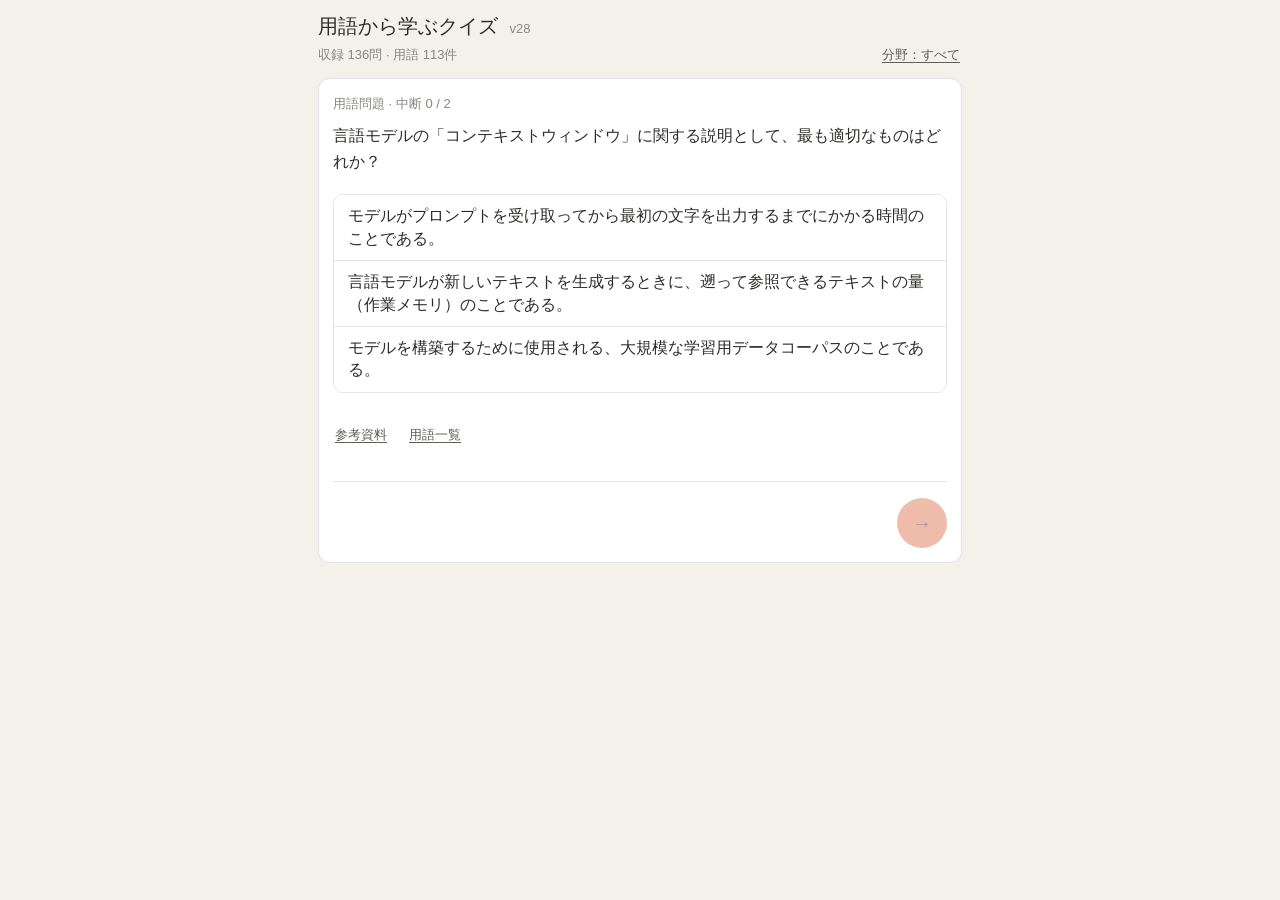
<file: index.html>
<!doctype html>
<html lang="ja">
<head>
  <meta charset="utf-8">
  <meta name="viewport" content="width=device-width, initial-scale=1, viewport-fit=cover">
  <meta name="theme-color" content="#F4F1EA">
  <meta name="apple-mobile-web-app-capable" content="yes">
  <title>用語から学ぶクイズ</title>
  <link rel="manifest" href="./manifest.json">
  <link rel="apple-touch-icon" href="./icons/apple-touch-icon.png">
  <link rel="stylesheet" href="./style.css">
</head>
<body>
  <div class="study-screen">
  <header><h1>用語から学ぶクイズ <span id="app-version" aria-label="バージョン28">v28</span></h1>
    <div class="header-meta"><p id="library-count"></p><button type="button" id="field-open" data-sheet="field-sheet" aria-haspopup="dialog">分野：すべて</button></div>
  </header>
  <main>
    <p id="cache-status" role="status" hidden></p>
    <p id="error" role="alert" hidden></p>
    <p id="waiting" role="status" hidden>待機中・用語は確認できます</p>
    <section id="question" aria-labelledby="body" hidden>
      <p id="meta"></p><h2 id="body" tabindex="-1"></h2>
      <div id="choices" class="option-list"></div>
      <nav class="supplement-actions" aria-label="補足情報">
        <button type="button" data-sheet="sources-sheet" aria-haspopup="dialog">参考資料</button>
        <button type="button" data-sheet="terms-sheet" aria-haspopup="dialog">用語一覧</button>
      </nav>
      <div id="feedback" aria-live="polite"></div>
      <p id="definition" role="status" hidden></p>
      <div class="actions"><button id="back" hidden>元の問題に戻る</button><button id="next">次の問題</button></div>
    </section>
  </main>
  </div>
  <dialog id="sources-sheet" class="sheet" aria-labelledby="sources-title">
    <div class="sheet-header"><h2 id="sources-title">参考資料（オンライン）</h2><button type="button" data-close-sheet>閉じる</button></div>
    <div class="sheet-content"><ul id="sources"></ul></div>
  </dialog>
  <dialog id="field-sheet" class="sheet" aria-labelledby="field-title">
    <div class="sheet-header"><h2 id="field-title" tabindex="-1" autofocus>出題する分野</h2><button type="button" data-close-sheet>閉じる</button></div>
    <div class="sheet-content"><p class="sheet-note">選んだ分野から次の問題を出します。問題文の用語は分野に関係なくタップできます。</p><div id="fields" class="option-list"></div></div>
  </dialog>
  <dialog id="terms-sheet" class="sheet" aria-labelledby="terms-title">
    <div class="sheet-header"><h2 id="terms-title">用語一覧</h2><button type="button" data-close-sheet>閉じる</button></div>
    <div class="sheet-content"><div id="terms"></div></div>
  </dialog>
  <noscript>このアプリにはJavaScriptが必要です。</noscript>
  <script type="module" src="./app.js"></script>
</body>
</html>
</file>
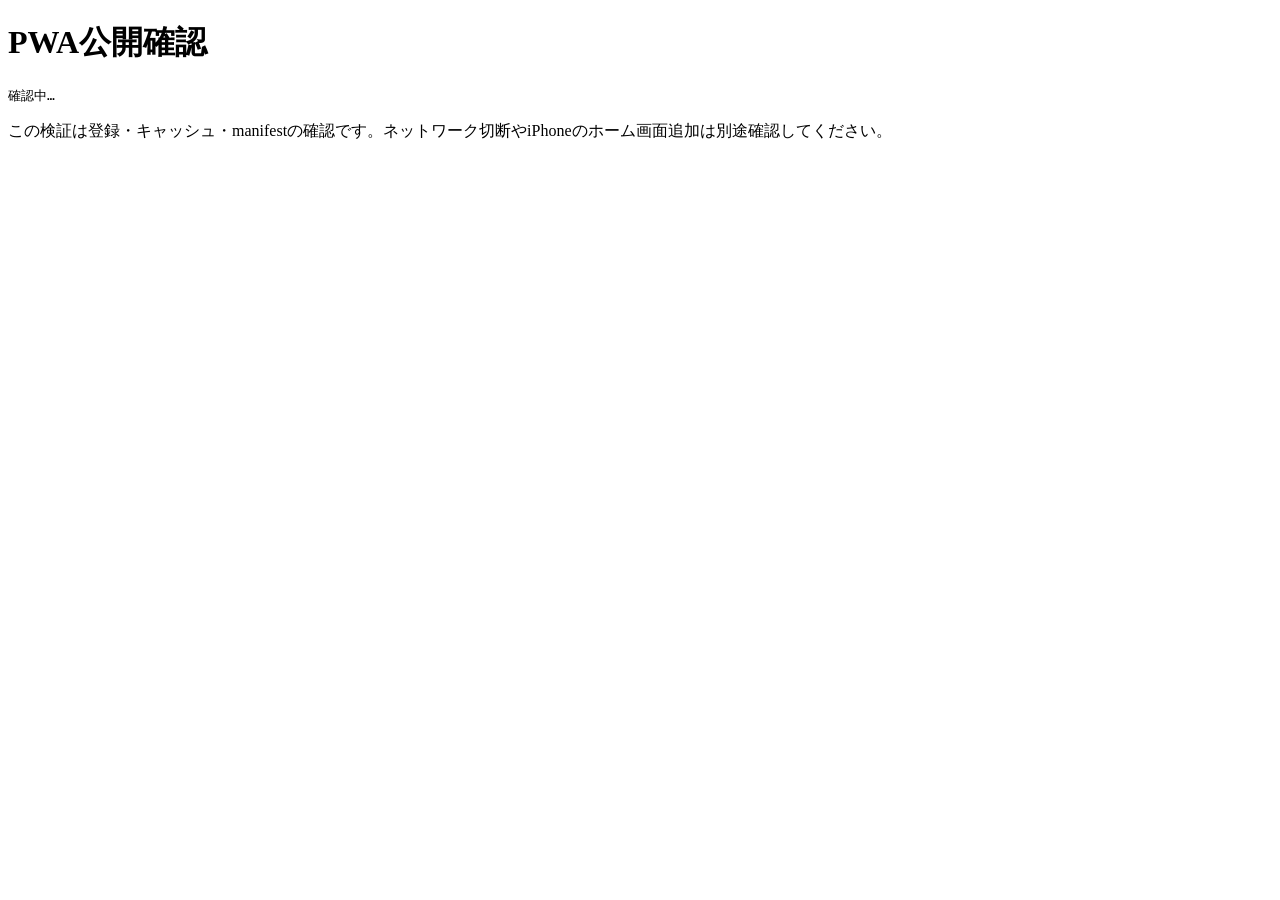
<file: tests/pwa.html>
<!doctype html><html lang="ja"><meta charset="utf-8"><meta name="viewport" content="width=device-width,initial-scale=1">
<title>PWA公開確認</title><h1>PWA公開確認</h1><pre id="result">確認中…</pre>
<p>この検証は登録・キャッシュ・manifestの確認です。ネットワーク切断やiPhoneのホーム画面追加は別途確認してください。</p>
<script type="module">
const result = document.getElementById('result');
const base = new URL('../', location.href);
try {
  await navigator.serviceWorker.register(new URL('sw.js', base), { scope: base.href });
  const registration = await navigator.serviceWorker.ready;
  if (!registration.active || registration.scope !== base.href) throw new Error('Service Worker scope mismatch');
  const keys = await caches.keys();
  const key = keys.find(key => key.startsWith(`learning-quiz:${base.href}:`));
  if (!key) throw new Error('Cache missing');
  const cache = await caches.open(key);
  const assets = ['', 'index.html','style.css','app.js','config.js','progress.js','db.js','fields.js',
    'data.json','manifest.json','icons/icon-192.png','icons/icon-512.png','icons/apple-touch-icon.png'];
  for (const asset of assets) {
    const response = await cache.match(new URL(asset, base));
    if (!response?.ok) throw new Error('Missing cache asset: '+asset);
  }
  const manifest = await (await cache.match(new URL('manifest.json', base))).json();
  if (manifest.display !== 'standalone' || new URL(manifest.scope, base).href !== base.href ||
      new URL(manifest.start_url, base).href !== base.href) throw new Error('Manifest scope or start URL invalid');
  for (const size of ['192x192','512x512']) {
    const icon = manifest.icons.find(icon => icon.sizes === size && icon.type === 'image/png');
    if (!icon || !(await cache.match(new URL(icon.src, base)))?.ok) throw new Error('Manifest icon missing: '+size);
  }
  result.textContent = `PASS\nService Worker active: ${registration.active.scriptURL}\nScope: ${registration.scope}\nCache: ${key}\nCached resources: ${assets.length}/${assets.length}\nManifest: standalone, scope/start_url OK, 192/512 PNG icons OK\nApple touch icon: cached`;
} catch (error) { result.textContent = 'FAIL: '+error.message; }
</script></html>
</file>
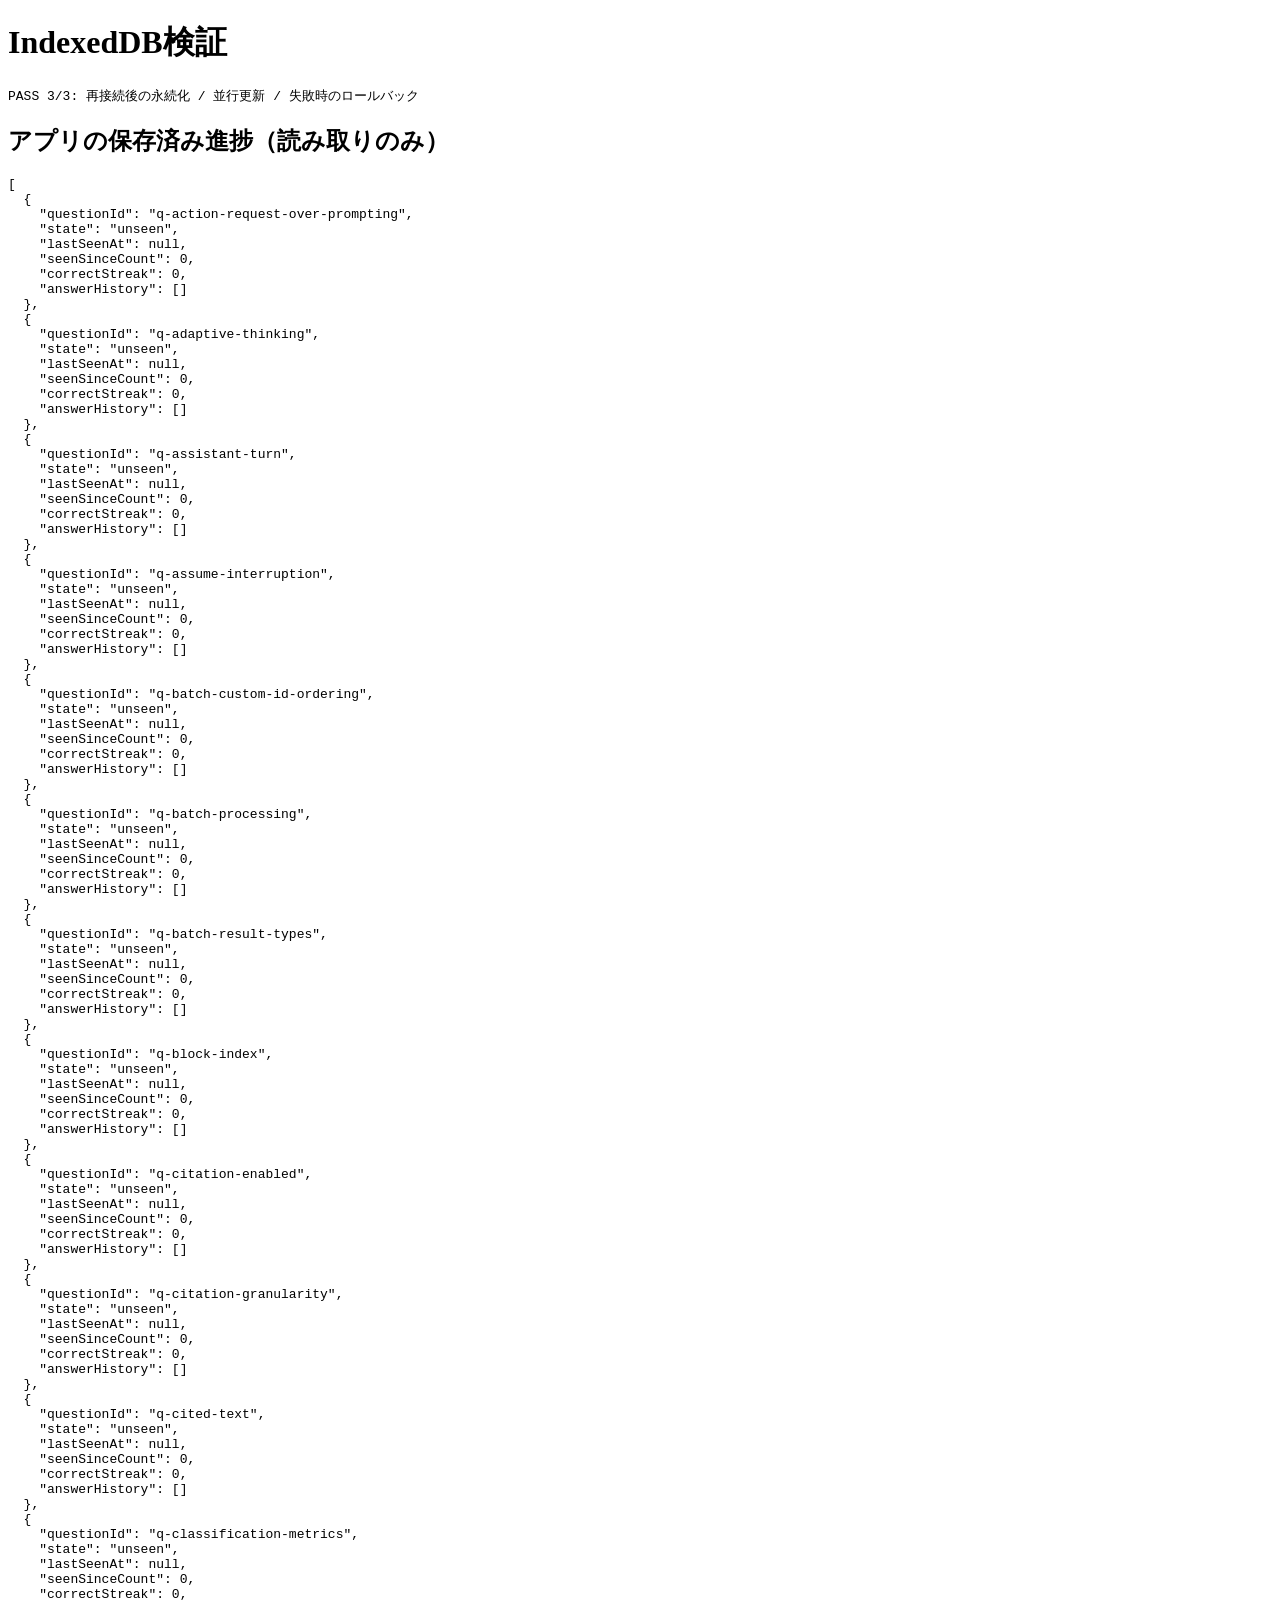
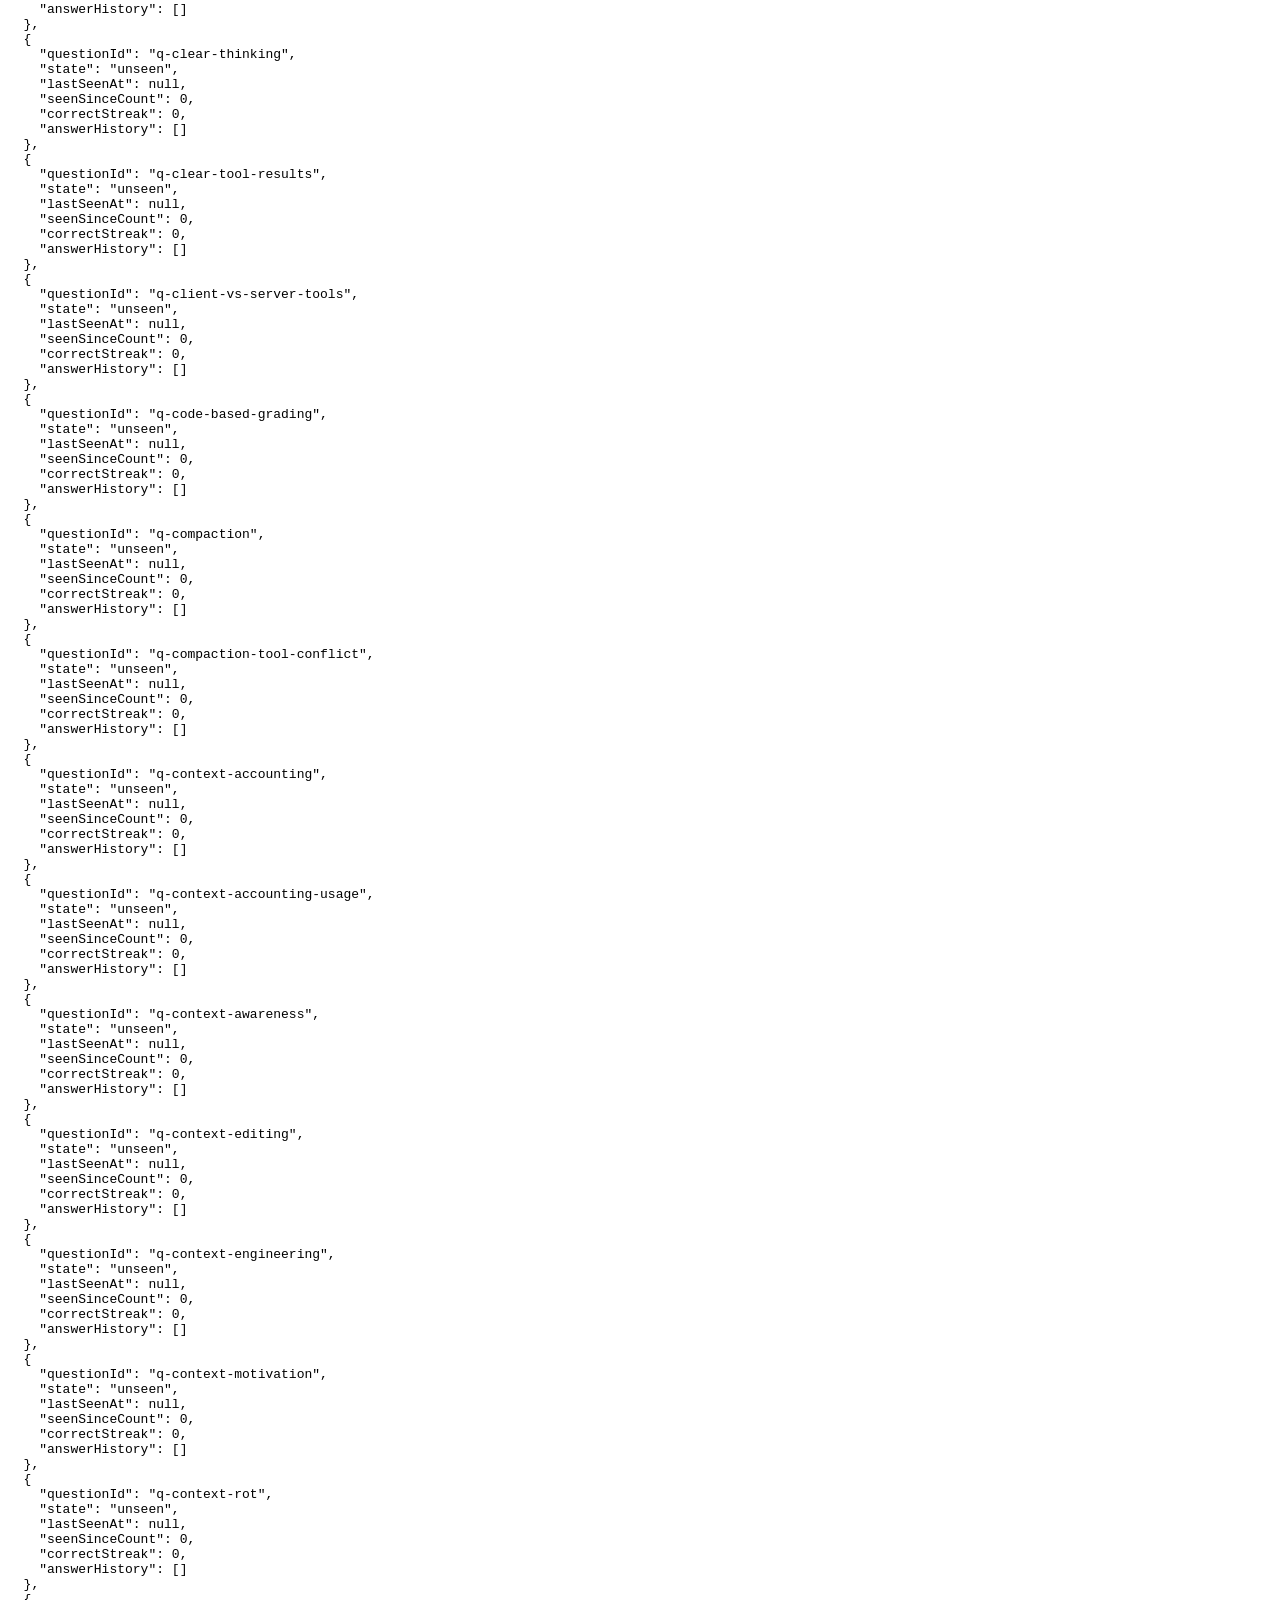
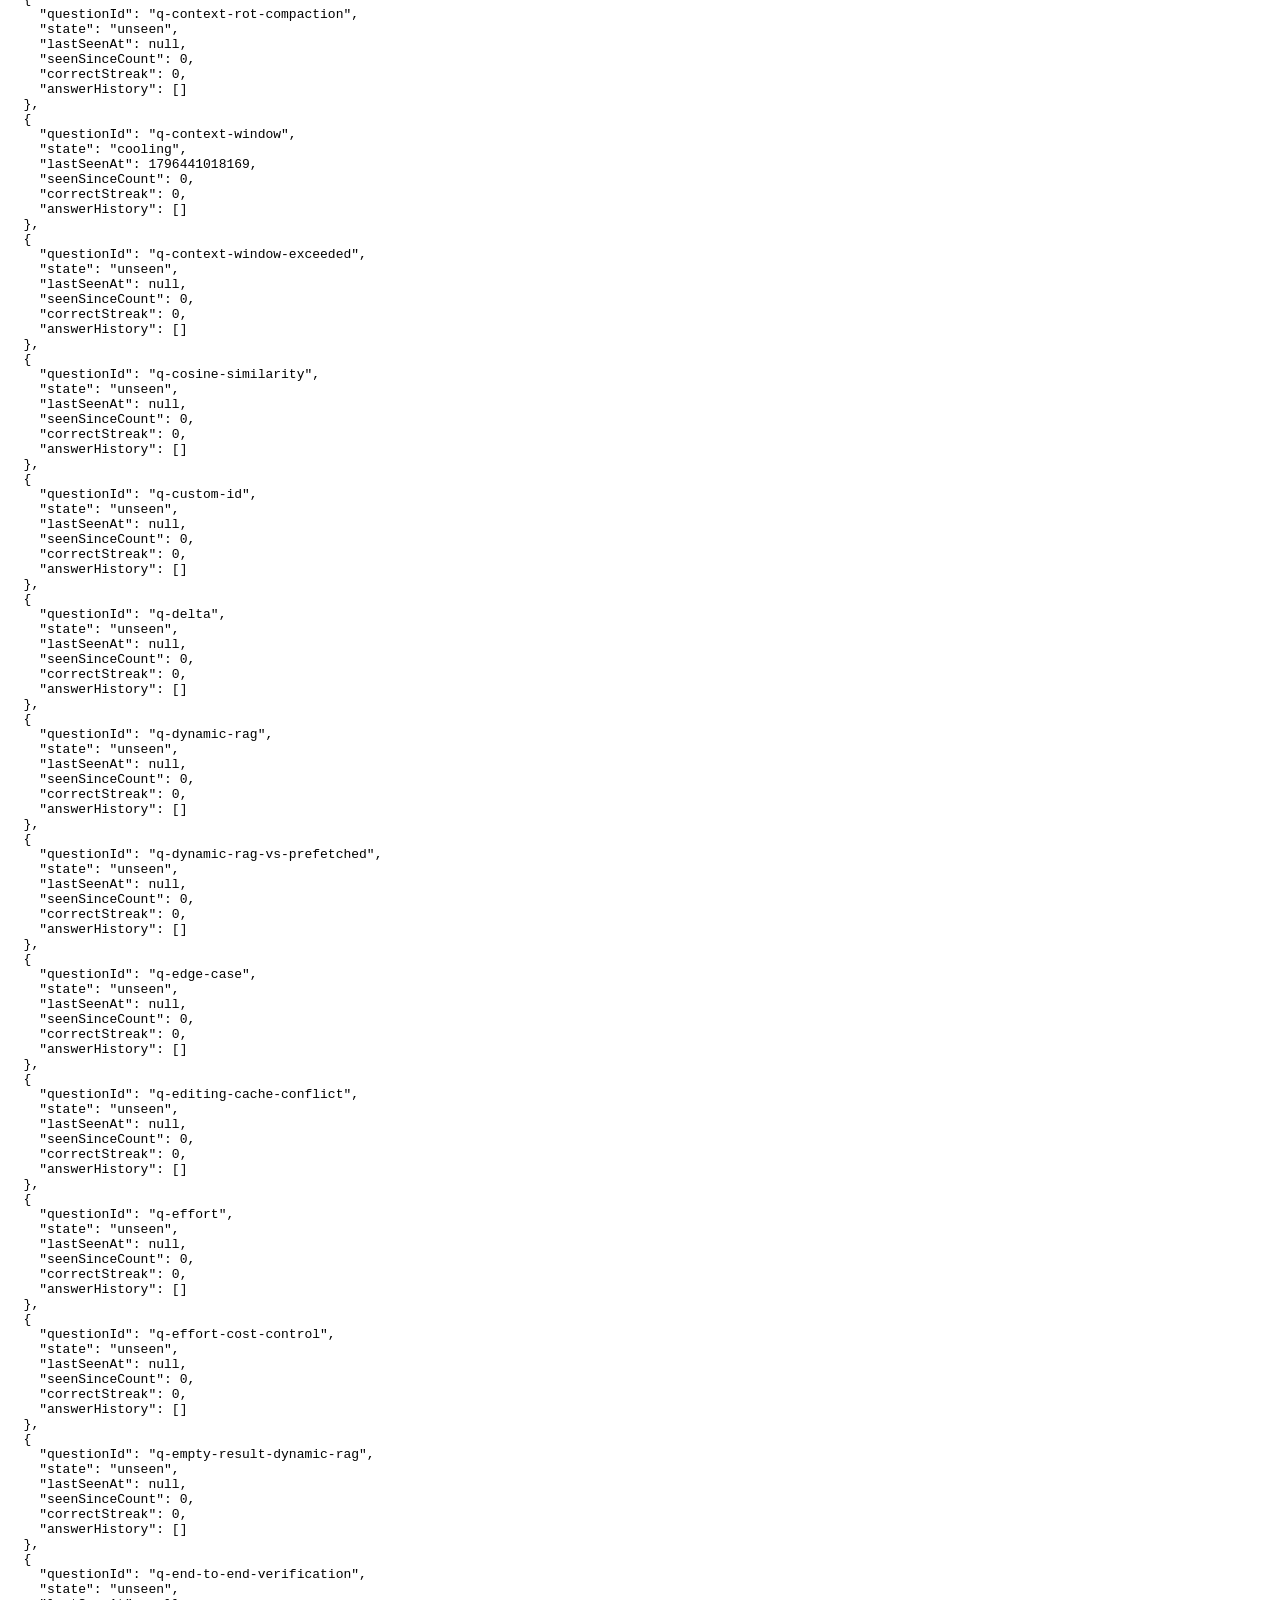
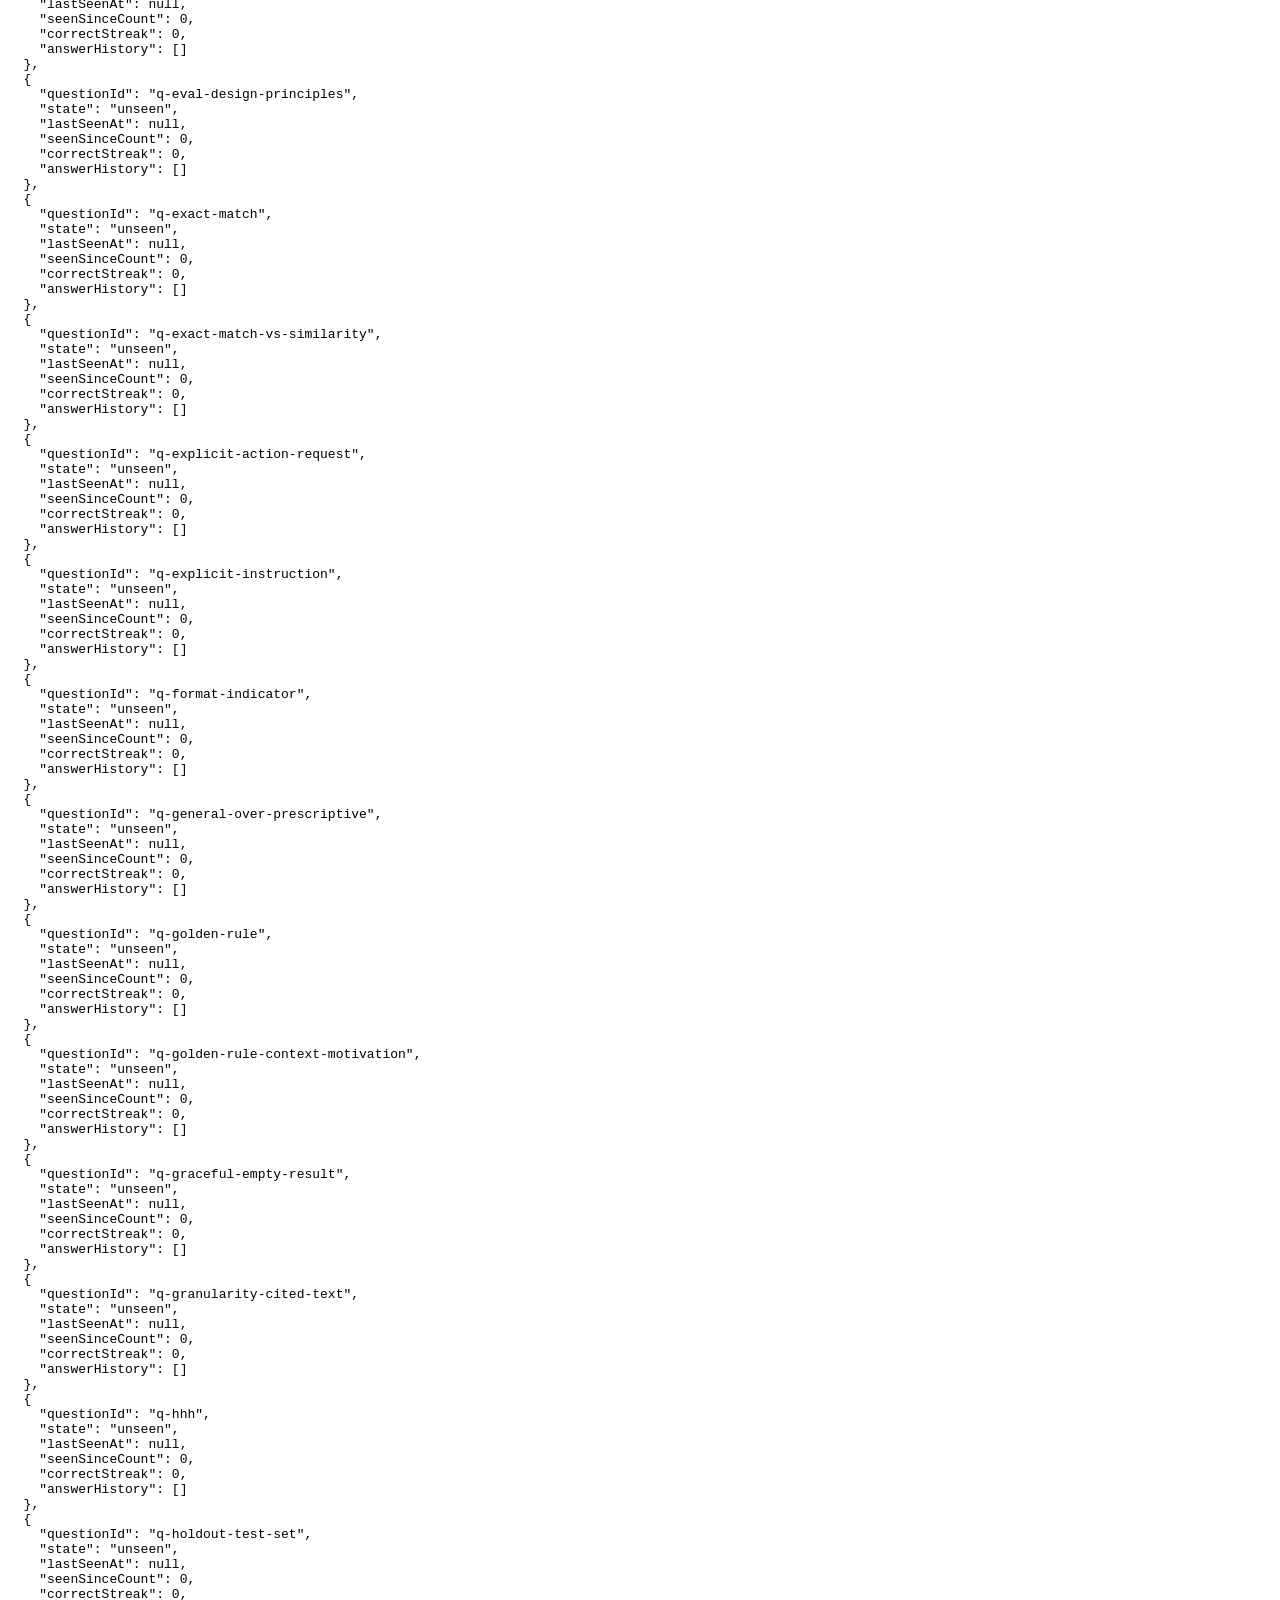
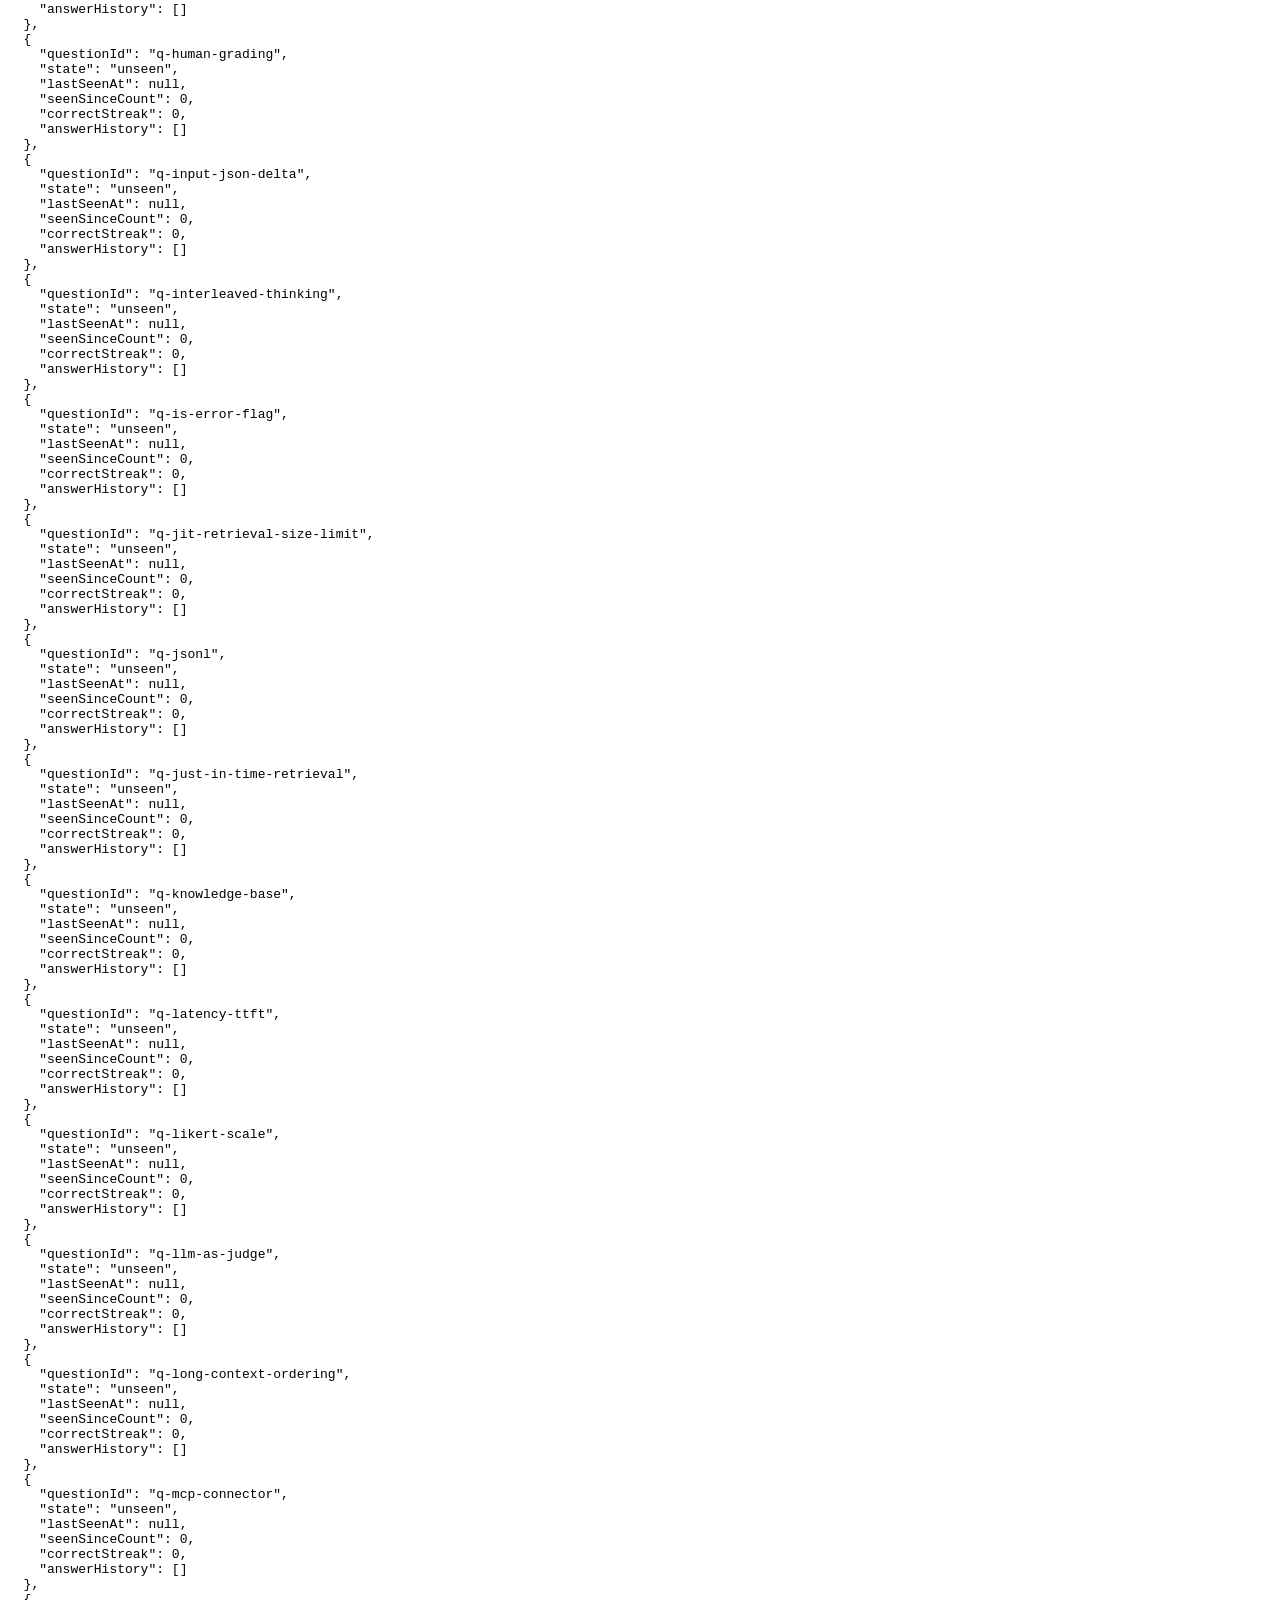
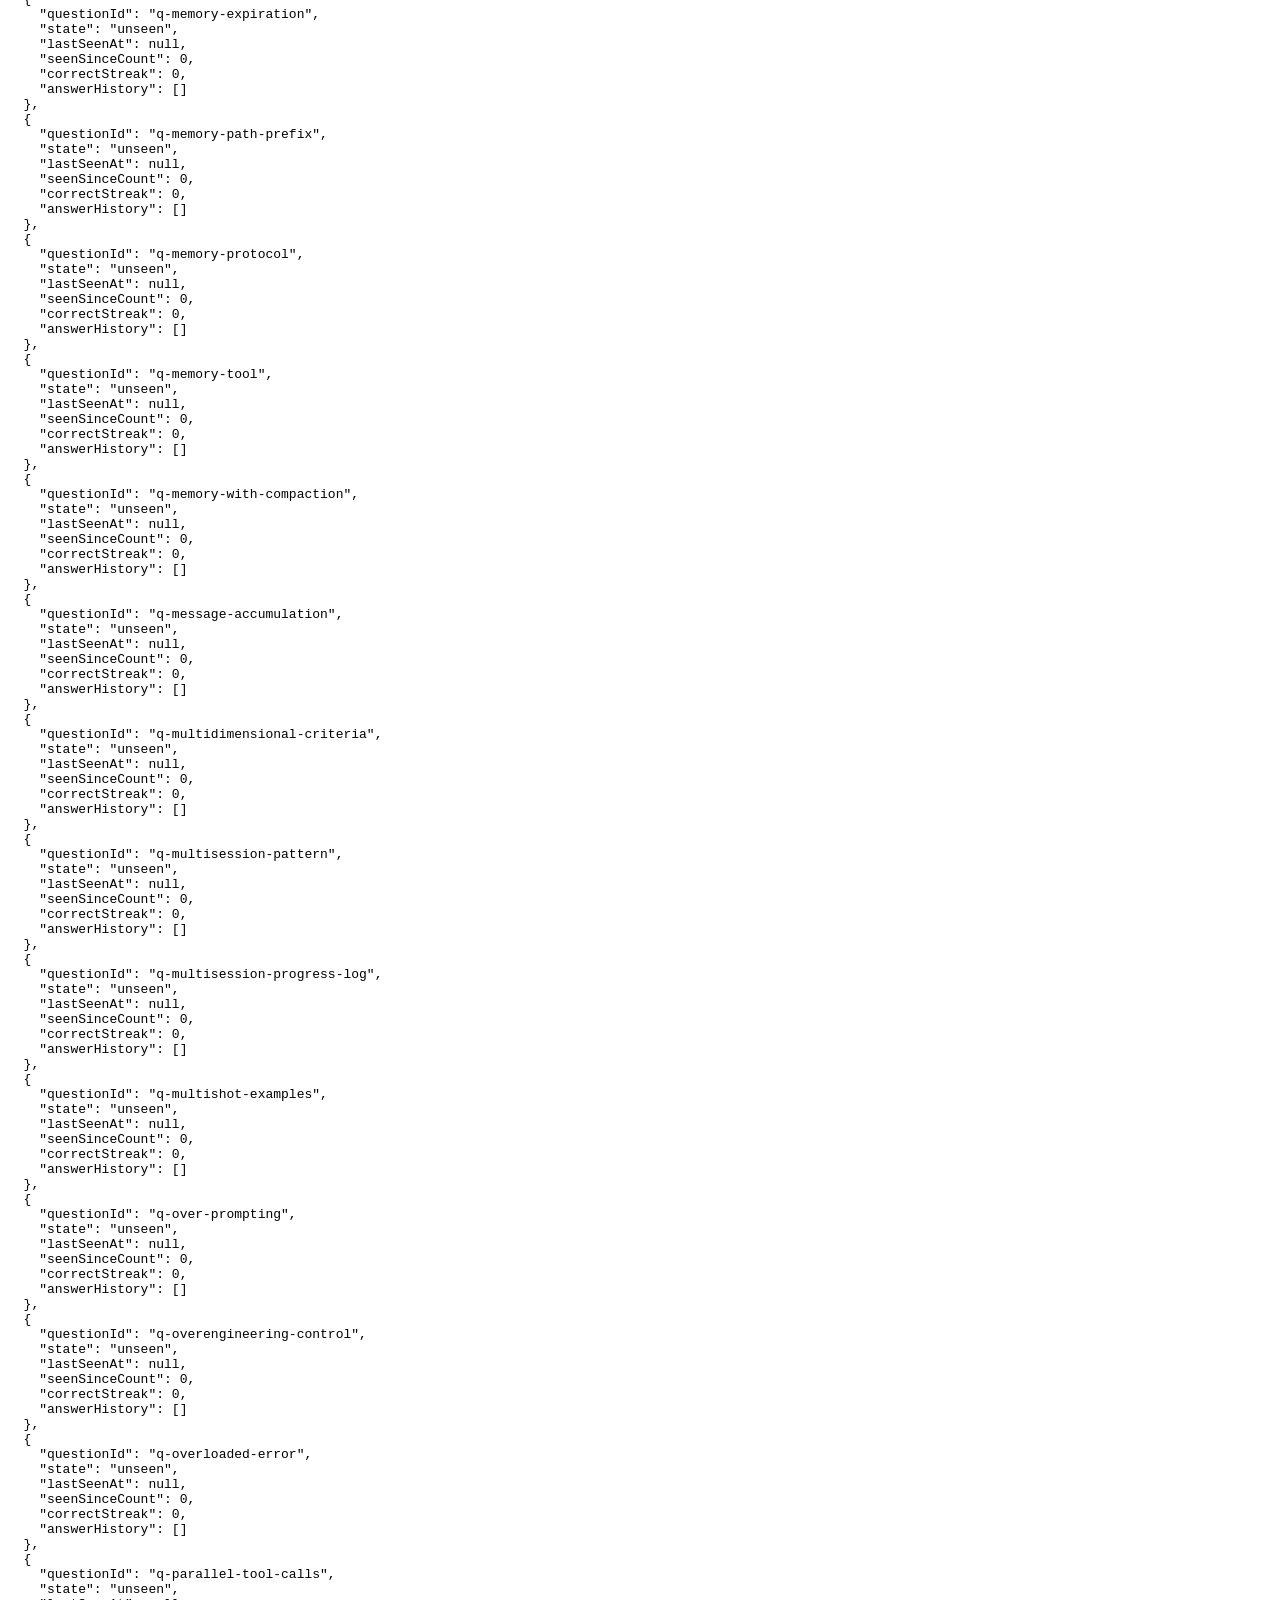
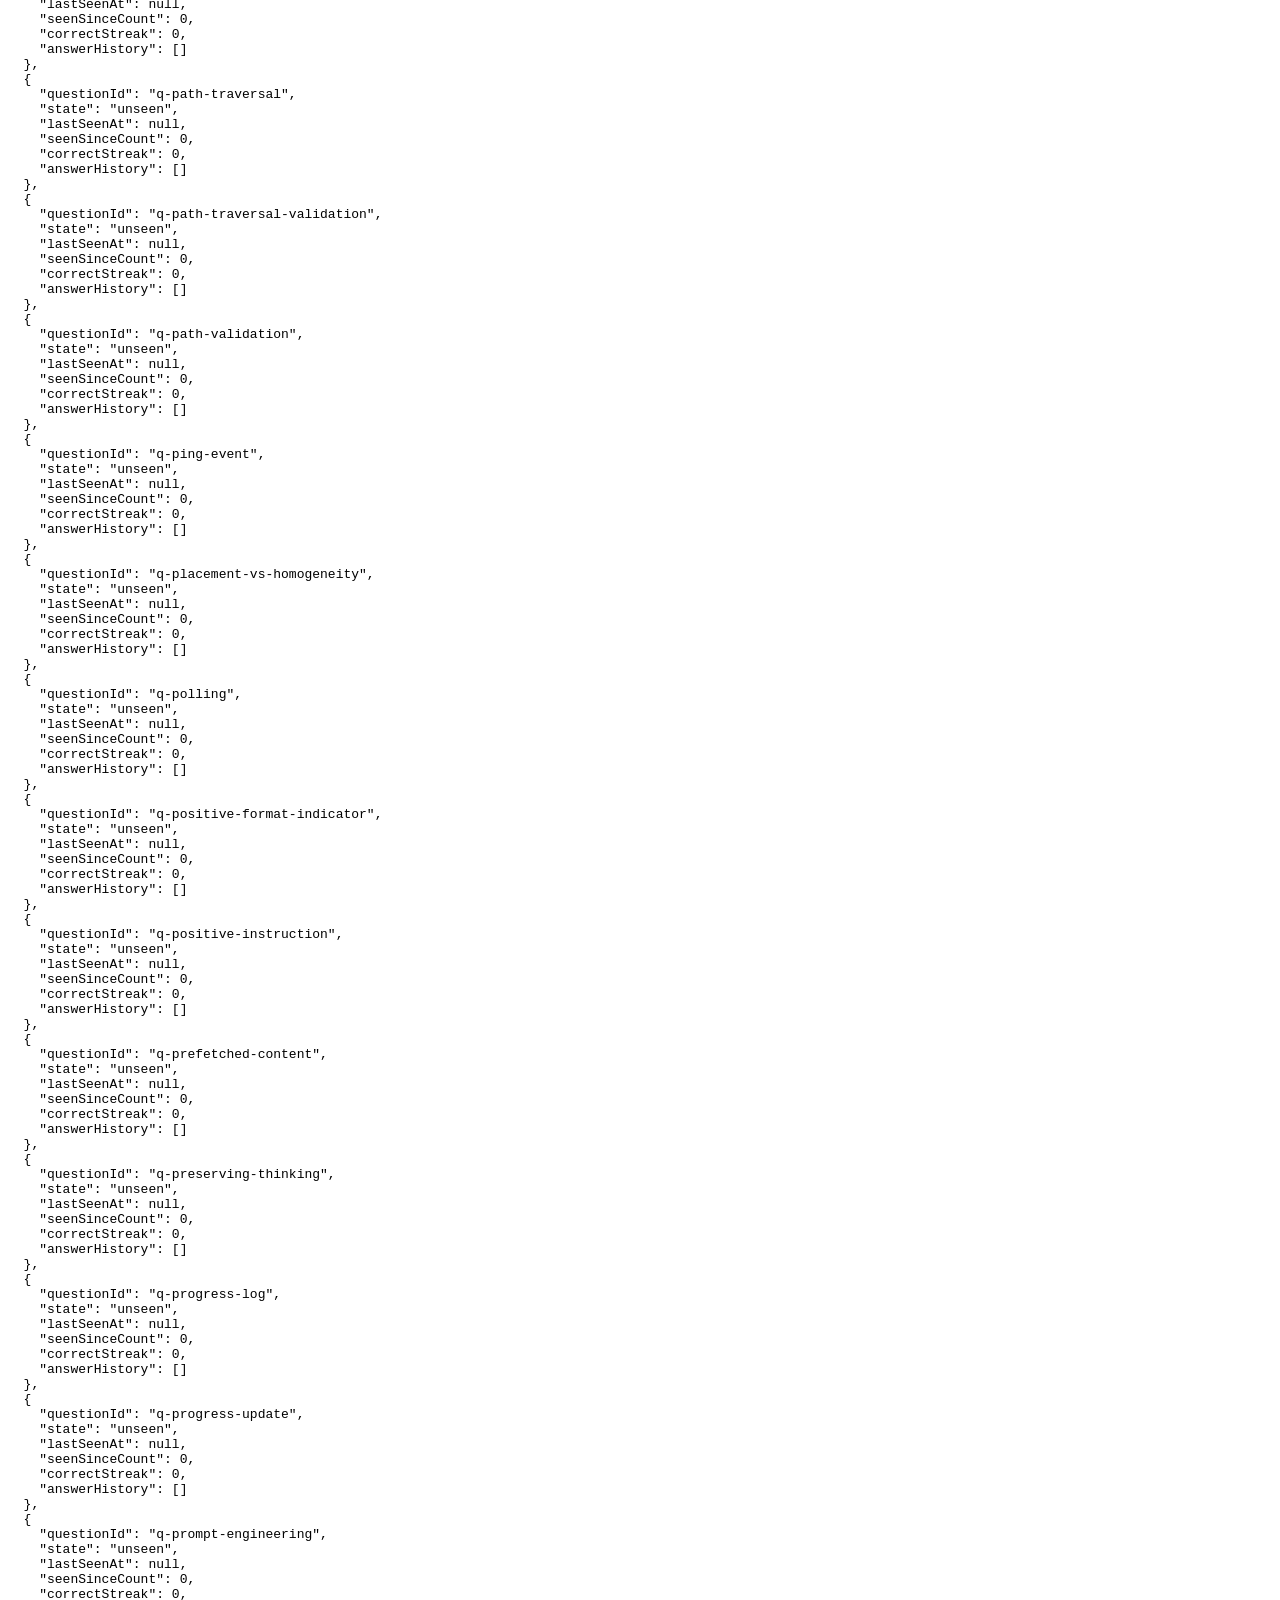
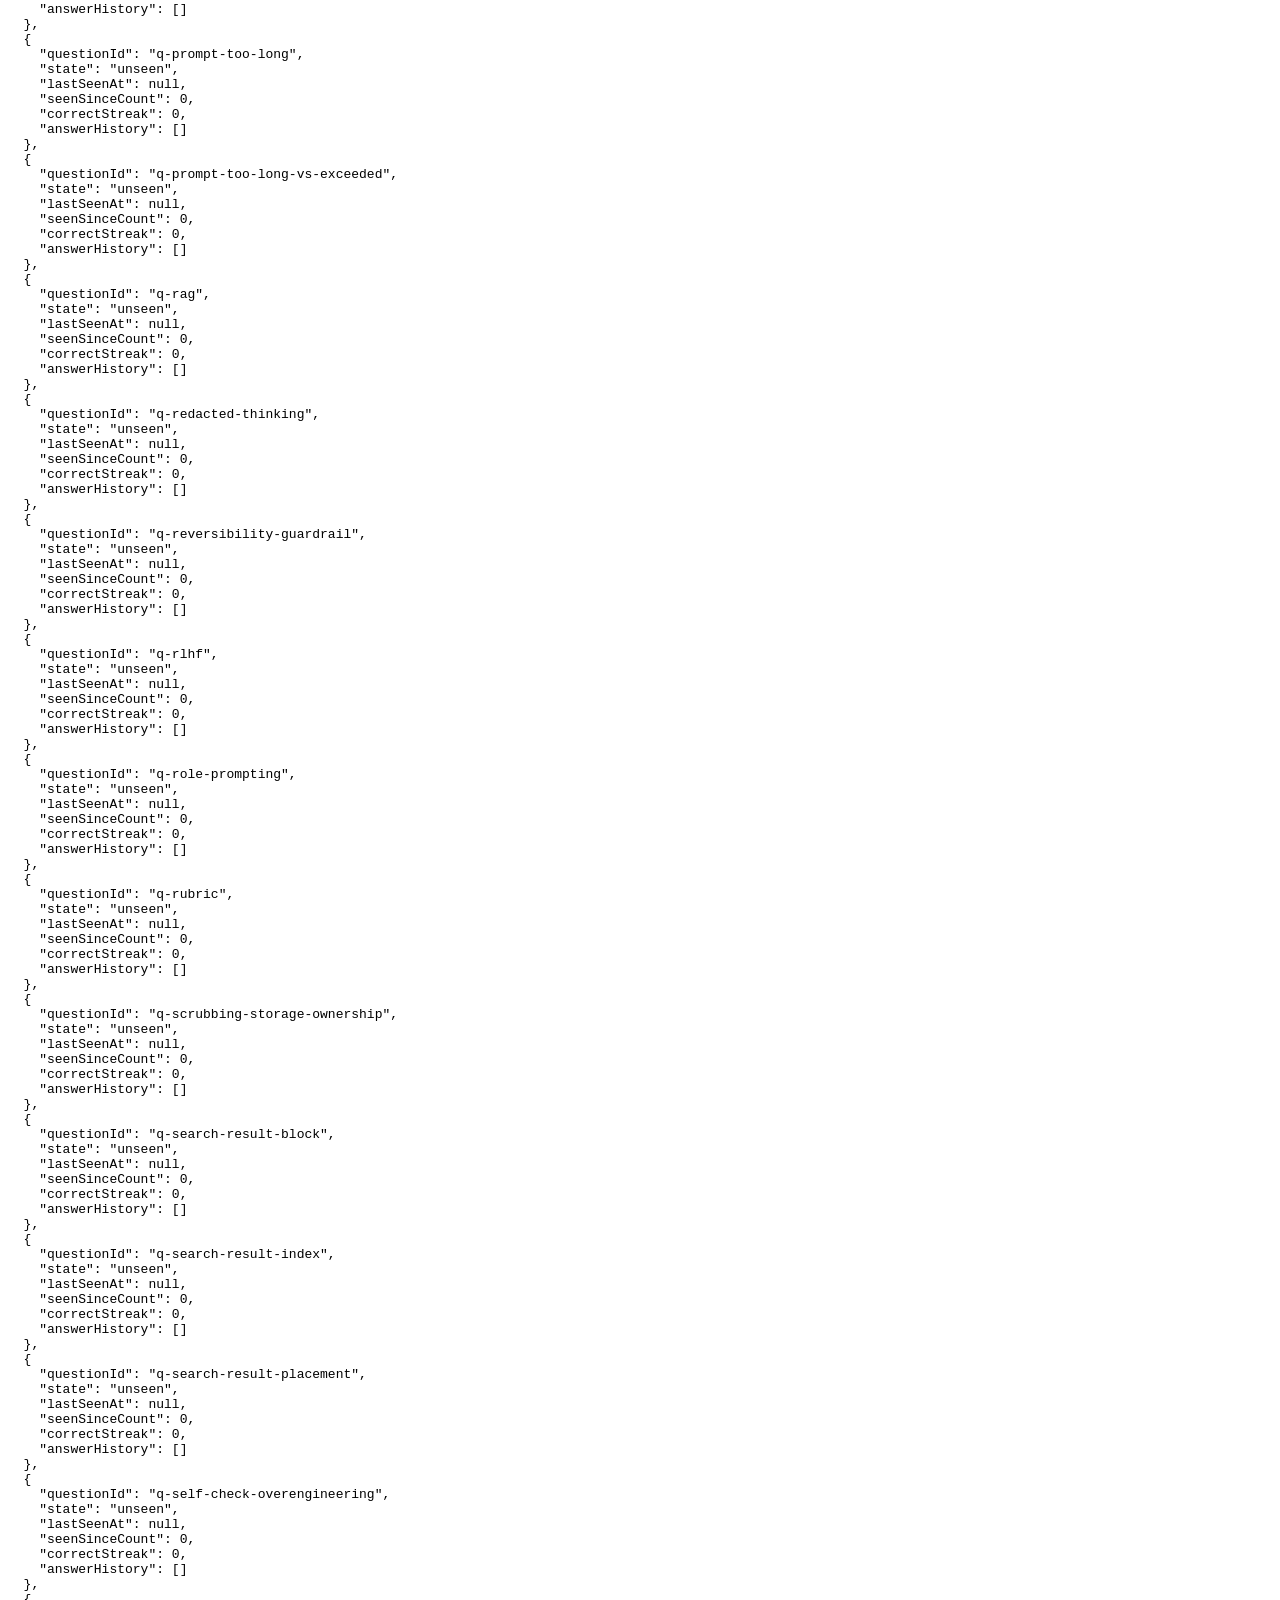
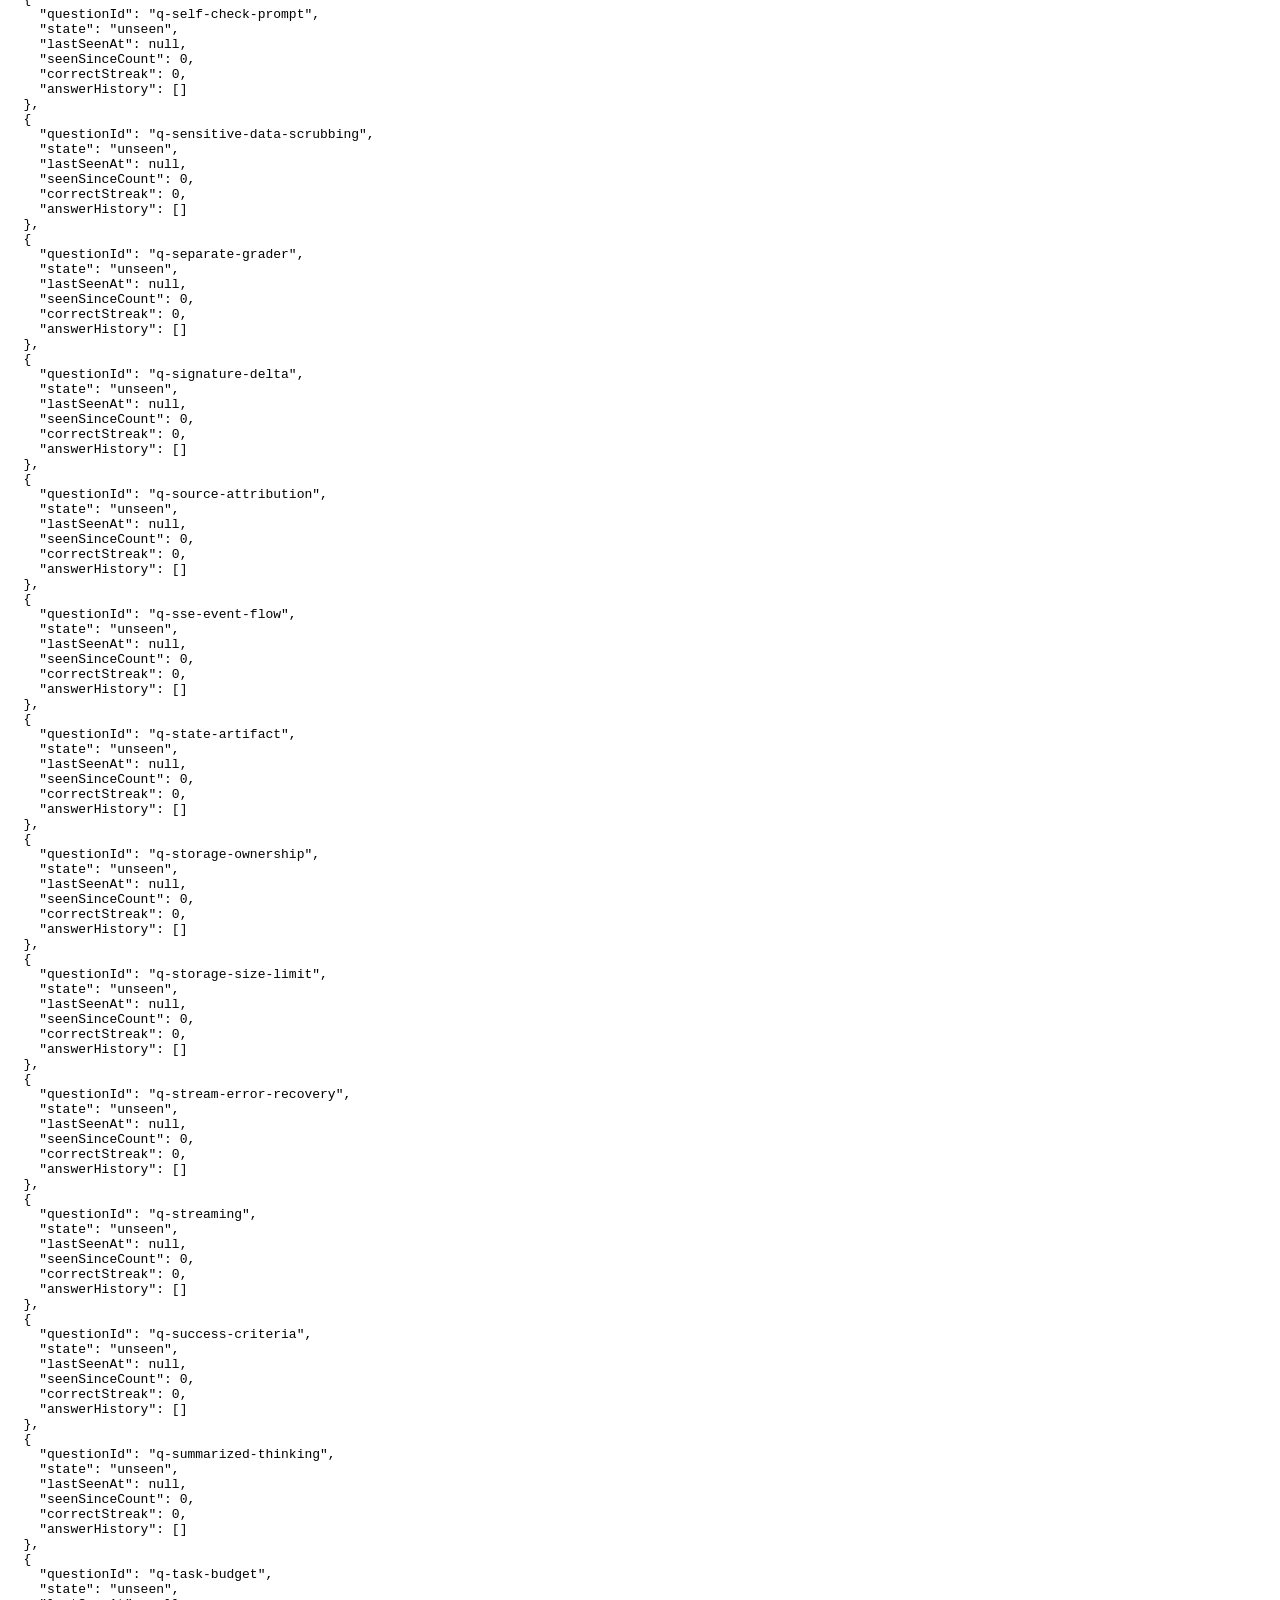
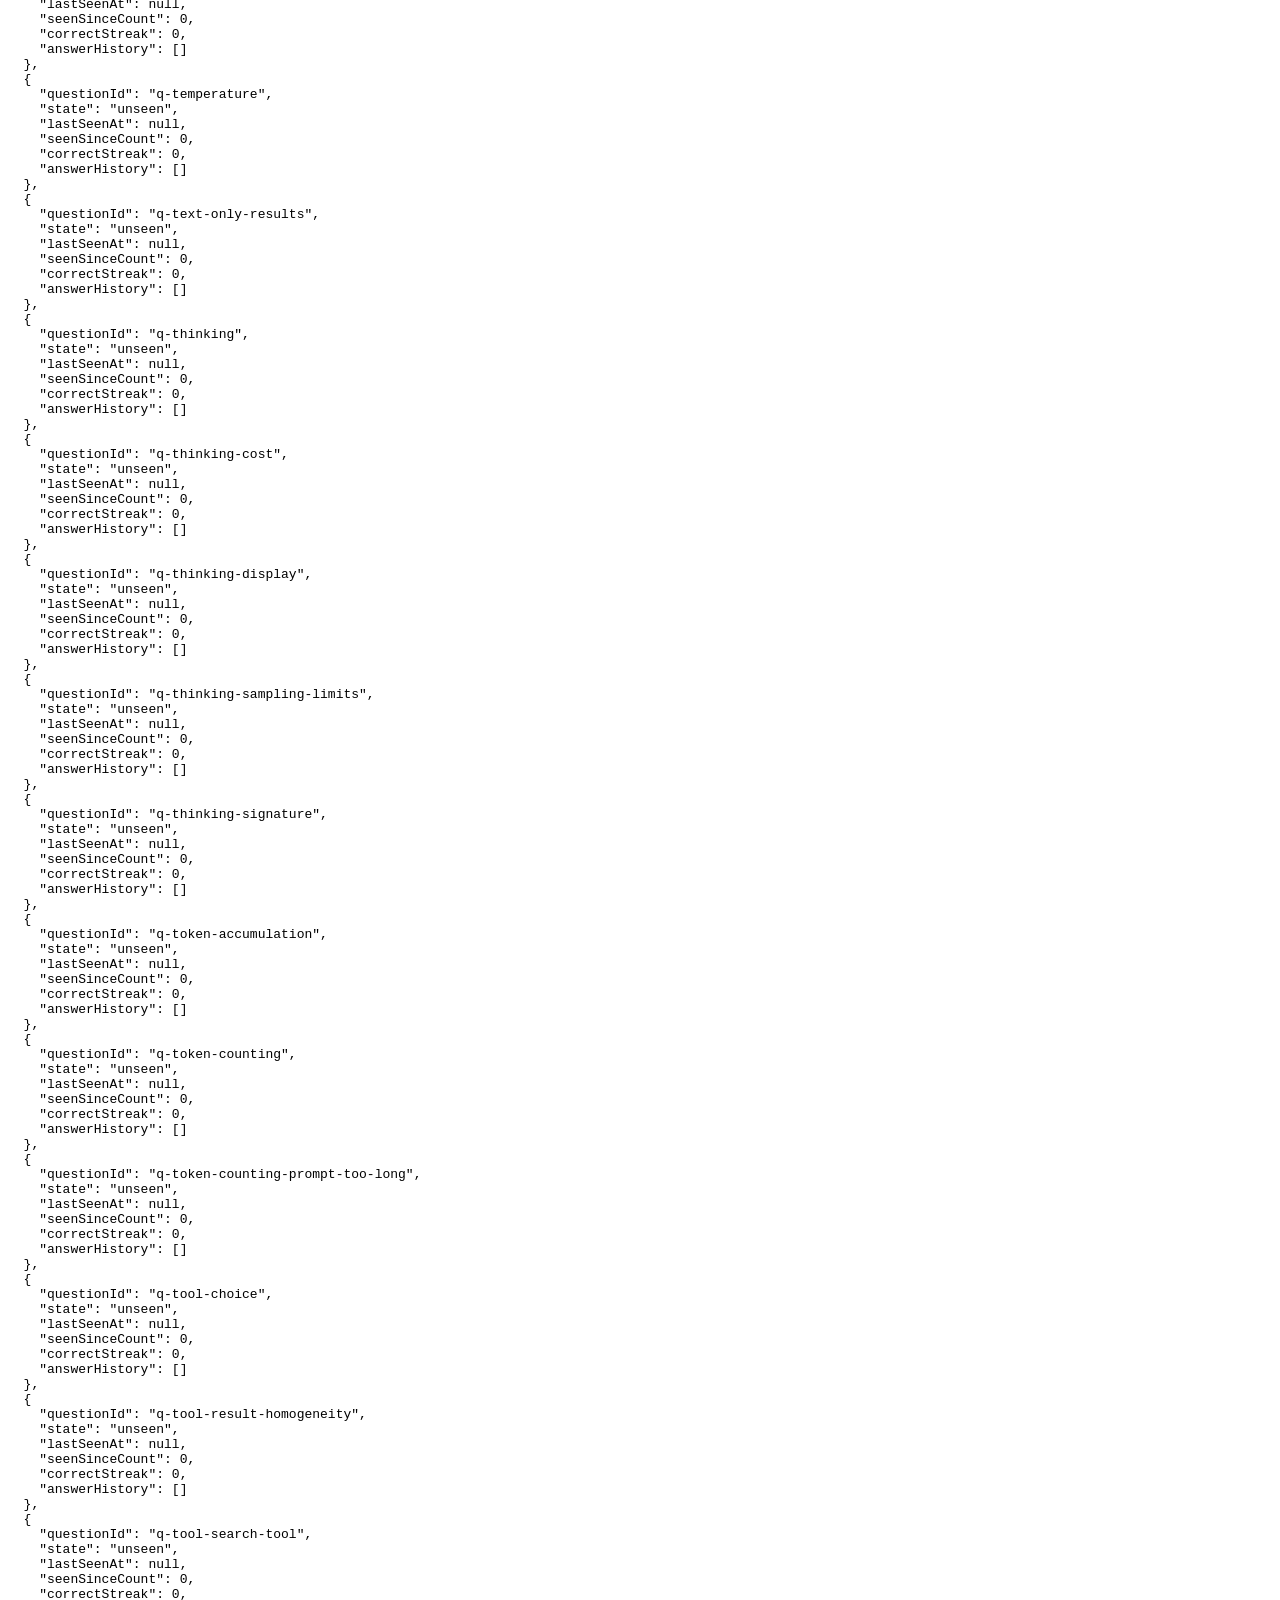
<file: tests/storage.html>
<!doctype html><html lang="ja"><meta charset="utf-8"><title>IndexedDB検証</title>
<h1>IndexedDB検証</h1><pre id="result">検証中…</pre>
<h2>アプリの保存済み進捗（読み取りのみ）</h2><pre id="progress"></pre>
<script type="module">
import {openDatabase, updateProgress} from '../db.js';
import {recordPresentation, recordAnswer} from '../progress.js';
const output = document.getElementById('result');
const name = 'quiz-test-' + crypto.randomUUID();
const questions = [{id:'test',answerIndex:2}];
const config = {coolingQuestionCount:30,restingDays:7};
let db;
try {
  db = await openDatabase(name);
  await updateProgress(db, questions, ps => {
    recordPresentation(ps,'test',100,config);
    recordAnswer(ps,questions[0],2,101,config);
  });
  db.close(); db = await openDatabase(name);
  const restored = await updateProgress(db,questions,ps=>ps[0]);
  if (restored.state!=='cooling' || restored.answerHistory[0].choiceIndex!==2 || restored.lastSeenAt!==100)
    throw new Error('再接続時のデータ不一致');
  const jobs = [1,2].map(() => updateProgress(db,questions,ps => {ps[0].seenSinceCount++;}));
  await Promise.all(jobs);
  const count = await updateProgress(db,questions,ps=>ps[0].seenSinceCount);
  if (count!==2) throw new Error('並行更新が失われました');
  try { await updateProgress(db,questions,ps=> {ps[0].correctStreak=99;throw new Error('intentional');}); } catch {}
  const streak = await updateProgress(db,questions,ps=>ps[0].correctStreak);
  if (streak!==1) throw new Error('ロールバックに失敗');
  output.textContent = 'PASS 3/3: 再接続後の永続化 / 並行更新 / 失敗時のロールバック';
  const appDb = await openDatabase();
  const tx = appDb.transaction('progress','readonly');
  const request = tx.objectStore('progress').getAll();
  request.onsuccess = () => {document.getElementById('progress').textContent = JSON.stringify(request.result,null,2);appDb.close();};
} catch(error) {output.textContent = 'FAIL: '+error.message;}
finally {if(db)db.close(); indexedDB.deleteDatabase(name);}
</script></html>
</file>
<file: style.css>
:root {
  /* Surface */
  --surface-page: #F4F1EA;
  --surface-card: #FFFFFF;
  --surface-card-hover: #FBFAF7;

  /* Text */
  --text-primary: #2C2C2A;
  --text-secondary: #5F5E5A;
  --text-muted: #888780;

  /* Border */
  --border: rgba(44, 44, 42, 0.12);
  --border-strong: rgba(44, 44, 42, 0.22);

  /* Accent(ユーザー操作。個人プロジェクトのためテラコッタ系を採用) */
  --fill-accent: #D85A30;
  --fill-accent-hover: #993C1D;
  --on-accent: #2E0F06;
  --text-accent: #993C1D;
  --border-accent: #D85A30;

  /* Success(用語問題の正解のみ) */
  --text-success: #3B6D11;
  --bg-success: #EAF3DE;
  --border-success: #97C459;

  /* Danger(用語問題の不正解のみ) */
  --text-danger: #A32D2D;
  --bg-danger: #FCEBEB;
  --border-danger: #F09595;

  /* Radius */
  --radius-control: 10px;
  --radius-card: 12px;

  /* Focus ring */
  --focus-shadow: 0 0 0 1px var(--fill-accent), 0 0 6px 1px var(--border-accent);
}

:root { font-family: -apple-system, BlinkMacSystemFont, "Hiragino Sans", sans-serif; color: var(--text-primary); background: var(--surface-page); font-size: 16px; line-height: 1.7; }
* { box-sizing: border-box; }
body { margin: 0 auto; max-width: 42rem; padding: calc(12px + env(safe-area-inset-top)) max(14px, env(safe-area-inset-right)) calc(12px + env(safe-area-inset-bottom)) max(14px, env(safe-area-inset-left)); }
.study-screen { min-height: calc(100dvh - 24px - env(safe-area-inset-top) - env(safe-area-inset-bottom)); }
h1 { font-size: 1.25rem; line-height: 1.4; font-weight: 500; margin: 0 0 4px; }
.header-meta { display: flex; flex-wrap: wrap; align-items: center; justify-content: space-between; column-gap: 12px; margin: 0 0 12px; }
#library-count { margin: 0; }
/* 分野の選択: 参考資料・用語一覧と同じ控えめな文字リンク。
   負のマージンで行の高さを変えずに44pxのタップ領域を確保し、1画面に収まる配置を保つ(4.5節)。 */
#field-open {
  border: none; background: transparent; min-height: 44px; margin-block: -11px;
  padding: 0 2px; color: var(--text-secondary); font-size: 13px; font-weight: 400;
  text-decoration: underline; text-underline-offset: 3px;
}
#field-open:not(:disabled):hover { color: var(--text-primary); background: transparent; }
#app-version { font-size: 13px; font-weight: 400; color: var(--text-muted); white-space: nowrap; margin-left: 6px; }
section { background: var(--surface-card); border: 0.5px solid var(--border); border-radius: var(--radius-card); padding: 14px; }
h2 { font-size: 1rem; line-height: 1.6; font-weight: 400; margin: 8px 0 20px; }
#meta { margin: 0; }
#body:focus { outline: none; }
button { font: inherit; min-height: 44px; padding: 10px 14px; cursor: pointer; border: 1px solid var(--border-strong); border-radius: var(--radius-control); background: var(--surface-card); color: var(--text-primary); }
button:disabled { cursor: default; }
button:focus-visible, a:focus-visible { outline: 2px solid var(--text-secondary); outline-offset: 3px; }
button:not(:disabled):hover { background: var(--surface-card-hover); }
a { color: var(--text-primary); }

/* 選択肢と分野一覧: 個別カードではなく、1本の枠+行区切りのリスト。選択中は背景を塗らず左端の縦棒で示す(4.1節) */
.option-list { display: block; border: 1px solid var(--border); border-radius: var(--radius-control); overflow: hidden; }
.option-list button {
  display: block; width: 100%; text-align: left;
  padding: 10px 14px; line-height: 1.4; font-weight: 400;
  color: var(--text-primary); background: var(--surface-card);
  border: none; border-bottom: 1px solid var(--border); border-radius: 0;
}
.option-list button:last-child { border-bottom: none; }
.option-list button[aria-pressed="true"] {
  border-left: 4px solid var(--border-accent);
  padding-left: 10px;
  color: var(--text-accent);
  font-weight: 500;
}
.option-list button:not(:disabled):hover { background: var(--surface-card-hover); }
.option-list button:focus-visible { box-shadow: var(--focus-shadow); outline: none; }
#choices { margin-bottom: 20px; }
#fields button { display: flex; justify-content: space-between; align-items: baseline; gap: 12px; }
.field-count { flex-shrink: 0; font-size: 13px; font-weight: 400; color: var(--text-muted); }
.sheet-note { margin: 0 0 12px; font-size: 13px; color: var(--text-muted); }

/* 問題文中の用語(タップ可能。枠なし、下線のみ) */
.term { color: var(--text-accent); text-decoration: underline dashed; text-underline-offset: 4px; padding: 3px 6px; }
#body .term { -webkit-appearance: none; appearance: none; border: 0; border-radius: 0; box-shadow: none; padding: 4px 7px; background: none; text-decoration-color: var(--border-accent); }
#body .term:not(:disabled):hover { background: none; }

/* 参考資料・用語一覧: ボタンではなく控えめな文字リンク */
.supplement-actions { display: flex; gap: 18px; margin: 0 0 20px; }
.supplement-actions button {
  border: none; background: transparent; min-height: 44px; height: auto;
  padding: 4px 2px; color: var(--text-secondary); font-size: 13px; font-weight: 400;
  text-decoration: underline; text-underline-offset: 3px;
}
.supplement-actions button:not(:disabled):hover { color: var(--text-primary); background: transparent; }

/* アクションボタン: 区切り線+余白で分離し、円形アイコンボタンにする */
.actions {
  display: flex; justify-content: flex-end; align-items: center; gap: 10px;
  margin: 24px 0 0; padding-top: 16px; border-top: 1px solid var(--border);
}
#next, #back {
  width: 50px; height: 50px; min-height: 50px; padding: 0;
  border-radius: 50%;
  display: inline-flex; align-items: center; justify-content: center;
  font-size: 20px; line-height: 1;
}
#next { background: var(--fill-accent); color: var(--on-accent); border: none; }
#next:not(:disabled):hover { background: var(--fill-accent-hover); }
#next:disabled { opacity: .4; }
#back { background: transparent; border: 1px solid var(--border-strong); color: var(--text-primary); }
#back:disabled { opacity: .4; }

/* 解説・shortDefinition: 色ではなくセリフ体のみで「アプリの声」を表す */
.explanation, #definition {
  background: var(--surface-card);
  color: var(--text-primary);
  font-family: Georgia, "Hiragino Mincho ProN", serif;
  padding: 14px 0 0;
  margin-top: 14px;
  border-top: 1px solid var(--border);
  border-radius: 0;
}
.result { padding: 14px; border-radius: var(--radius-control); }
.result-success { background: var(--bg-success); color: var(--text-success); }
.result-danger { background: var(--bg-danger); color: var(--text-danger); }
#waiting { color: var(--text-muted); font-size: 13px; margin: 0 0 8px; }
#error { color: var(--text-primary); border: 1px solid var(--border-strong); padding: 14px; }
#meta, #cache-status, header p { font-size: 13px; font-weight: 400; color: var(--text-muted); }
#terms { display: flex; flex-wrap: wrap; gap: 8px; } details { margin-top: 18px; } summary { cursor: pointer; min-height: 44px; }
[hidden] { display: none !important; }

body.sheet-open { position: fixed; width: 100%; left: 0; right: 0; overflow: hidden; }
.sheet { color: var(--text-primary); background: var(--surface-card); border: 1px solid var(--border); border-radius: var(--radius-card) var(--radius-card) 0 0; width: min(100%, 42rem); max-width: 100%; max-height: calc(80dvh - env(safe-area-inset-top)); margin: auto auto 0; padding: 0; overflow: hidden; }
.sheet[open] { display: flex; flex-direction: column; }
.sheet::backdrop { background: var(--border-strong); }
.sheet-header { display: flex; align-items: center; justify-content: space-between; gap: 12px; padding: 12px 16px; border-bottom: 1px solid var(--border); flex-shrink: 0; }
.sheet-header h2 { font-weight: 500; margin: 0; }
.sheet-header button { color: var(--text-primary); }
/* 分野シートの閉じる: 枠のない文字だけのボタン。文字の右端を見出しの余白にそろえ、タップ領域は左へ広げる。
   開いた時のフォーカスは見出しに置き、閉じるにフォーカス枠が出ないようにする(Tab移動時の枠は残る)。 */
#field-sheet .sheet-header button { border: none; background: transparent; padding: 10px 0 10px 12px; }
#field-sheet .sheet-header button:not(:disabled):hover { background: transparent; }
#field-title:focus { outline: none; }
.sheet-content { min-height: 0; overflow-y: auto; overscroll-behavior: contain; padding: 16px 16px calc(16px + env(safe-area-inset-bottom)); overflow-wrap: anywhere; }
</file>
